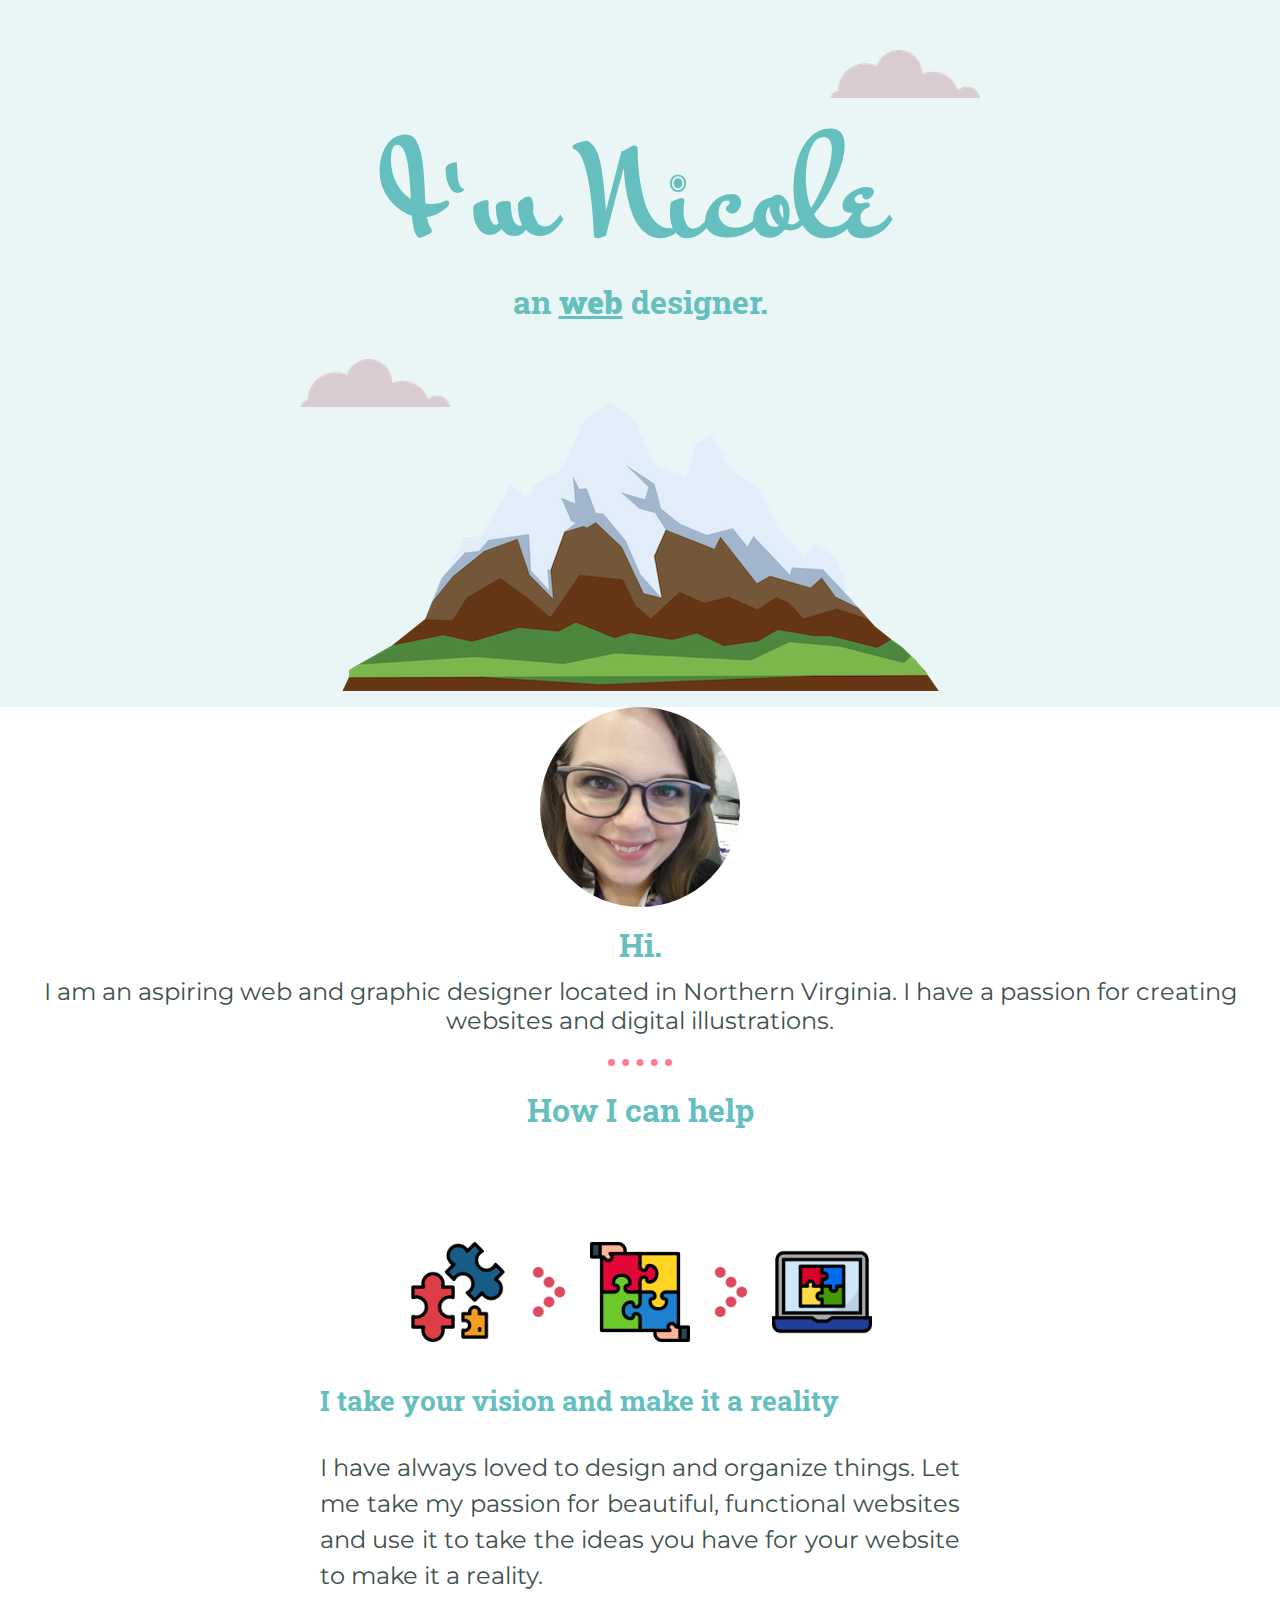
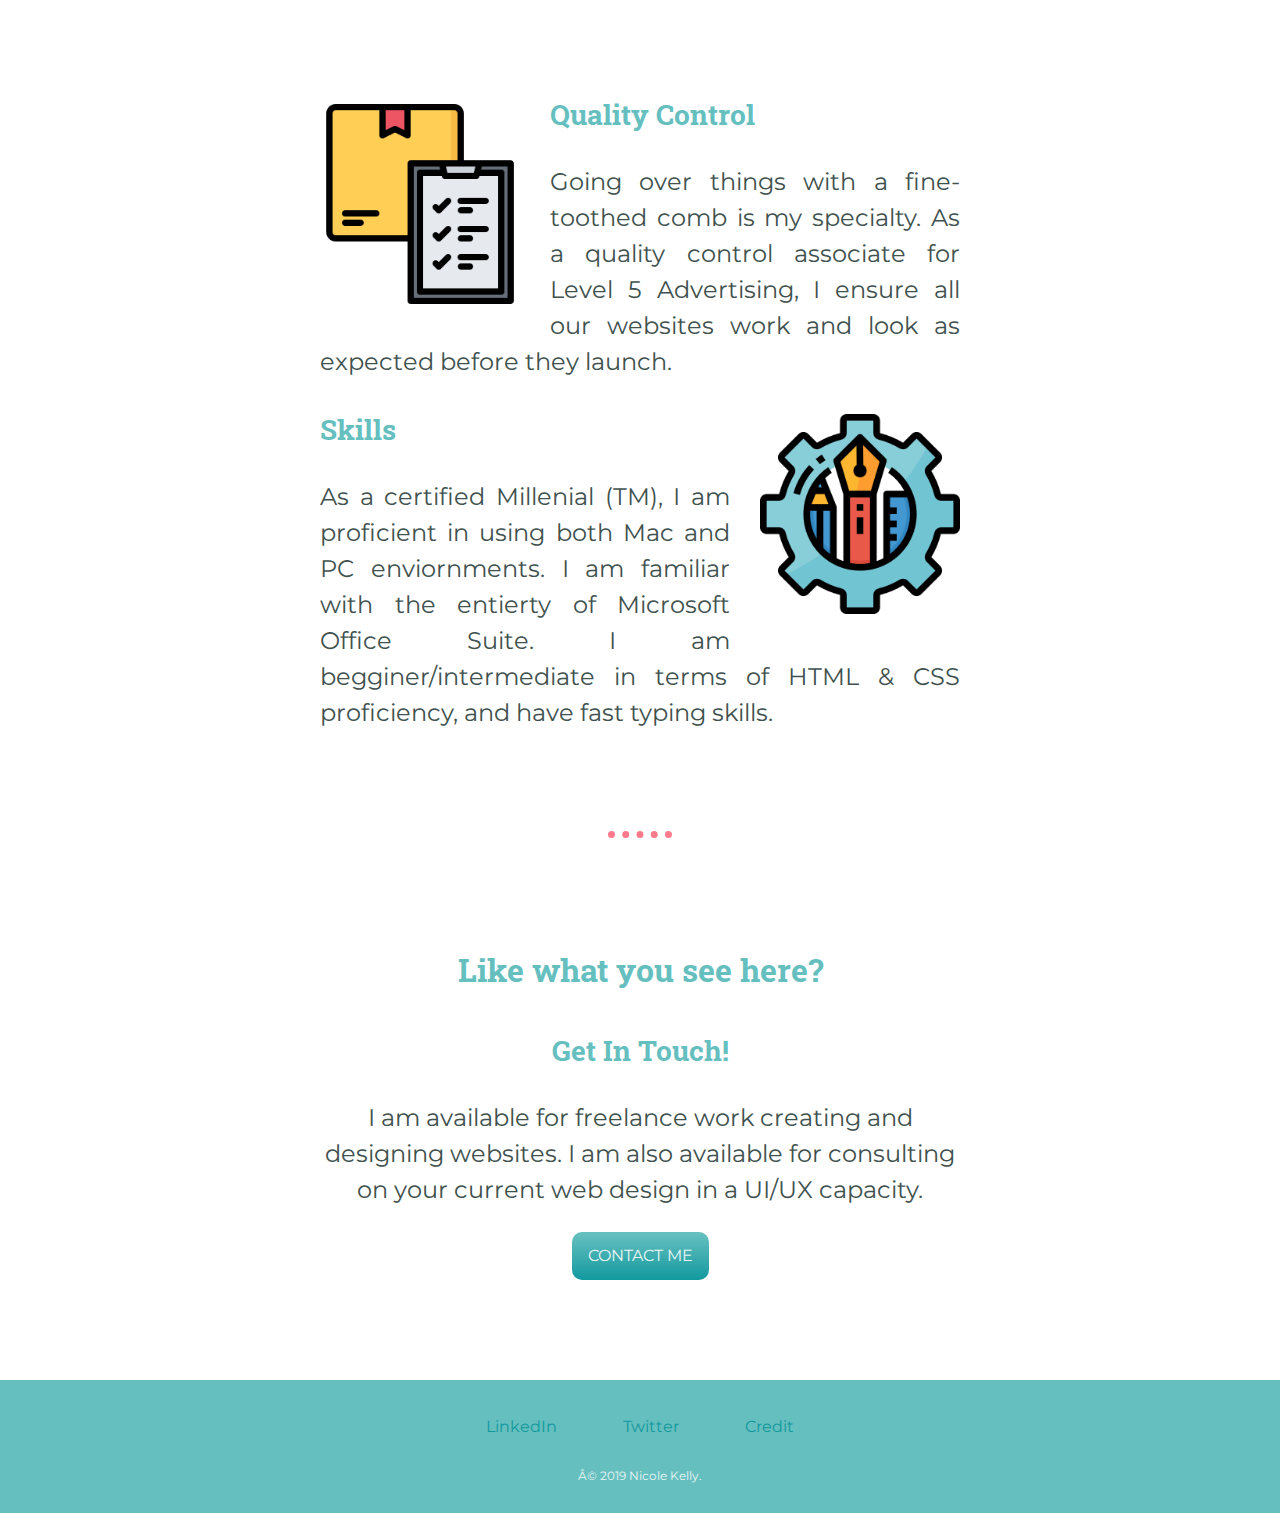
<file: index.html>
<!DOCTYPE html>
<html lang="en">
  <head>
    <metadata charset="utf-8" dir="ltr">
      <title>
        Nicole Kelly
      </title>
      <link rel="stylesheet" type="text/css" href="css/style.css" />
      <link rel="icon" href="favicon.ico" />
      <link href="https://fonts.googleapis.com/css?family=Montserrat|Mr+Bedfort|Roboto+Slab:100" rel="stylesheet">
  </head>

    <body style="0">

      <div class="top-container">
        <img class="top-cloud" src="images/cloud.png" alt="cloudImage">
        <h1>
          I'm Nicole
        </h1>
        <h2>
          an <span class="underline">web</span>  designer.
        </h2>
        <img class="bottom-cloud" src="images/cloud.png" alt="cloudImage">
        <img class= "mountain" src="images/mountain.png" alt="mountainImage">
        </div>
      <div class="middle-container">
        <div class="profile">
          <img class="profilepic" src="images/nicole.jpg" alt="photo of nicole">
          <h2>Hi.</h2>
          <p>I am an aspiring web and graphic designer located in Northern Virginia.
              I have a passion for creating websites and digital illustrations.</p>
        </div>
        <hr>
        <div class="skills">
          <h2>How I can help</h2>
          <div class="skill-row">
            <div class="vision-process">
            <img class="process" src="images/puzzle-2.png" alt="puzzle-pieces">
            <img class="right-arrow" src="images/right-arrow.png" alt="right-arrow">
            <img class="process" src="images/puzzle.png" alt="puzzle-complete">
            <img class="right-arrow" src="images/right-arrow.png" alt="right-arrow">
            <img class="process" src="images/jigsaw.png" alt="puzzle-laptop">
          </div>
            <h3>I take your vision and make it a reality</h3>
            <p>I have always loved to design and organize things. Let me take my passion for beautiful, functional websites
               and use it to take the ideas you have for your website to make it a reality. </p>
          </div>
          <div class="skill-row">
            <div class="qc-image">
              <img class="qc" src="images/quality.png" alt="qc">
            </div>
            <h3>Quality Control</h3>
            <p>Going over things with a fine-toothed comb is my specialty. As a quality control associate
              for Level 5 Advertising, I ensure all our websites work and look as expected before they launch.
            </p>
            <div class="pen-image">
              <img class="pen" src="images/pen.png" alt="pen">
            </div>
            <h3>Skills</h3>
            <p>As a certified Millenial (TM), I am proficient in using both Mac and PC enviornments.
              I am familiar with the entierty of Microsoft Office Suite.
              I am begginer/intermediate in terms of HTML & CSS proficiency, and have fast typing skills.
            </p>
          </div>
        </div>
        <hr>
        <div class="contact-me">
          <h2>Like what you see here?</h2>
          <h3>Get In Touch!</h3>
          <p >I am available for freelance work creating and designing websites. I am also available
              for consulting on your current web design in a UI/UX capacity.</p>
          <a class="btn" href="mailto:nkelly1412@gmail.com">CONTACT ME</a>
        </br>
        </div>
      </div>

      <div class="bottom-container">
      </br>
        <a class="footer-link" href="https://www.linkedin.com/in/nkelly2015/">LinkedIn</a>
        <a class="footer-link" href="https://twitter.com/onelittledid1">Twitter</a>
        <a class="footer-link" href="imprint.html">Credit</a>
      </br>
        <p class="copywrite">© 2019 Nicole Kelly.</p>
      </div>



      </body>

</html>
</file>
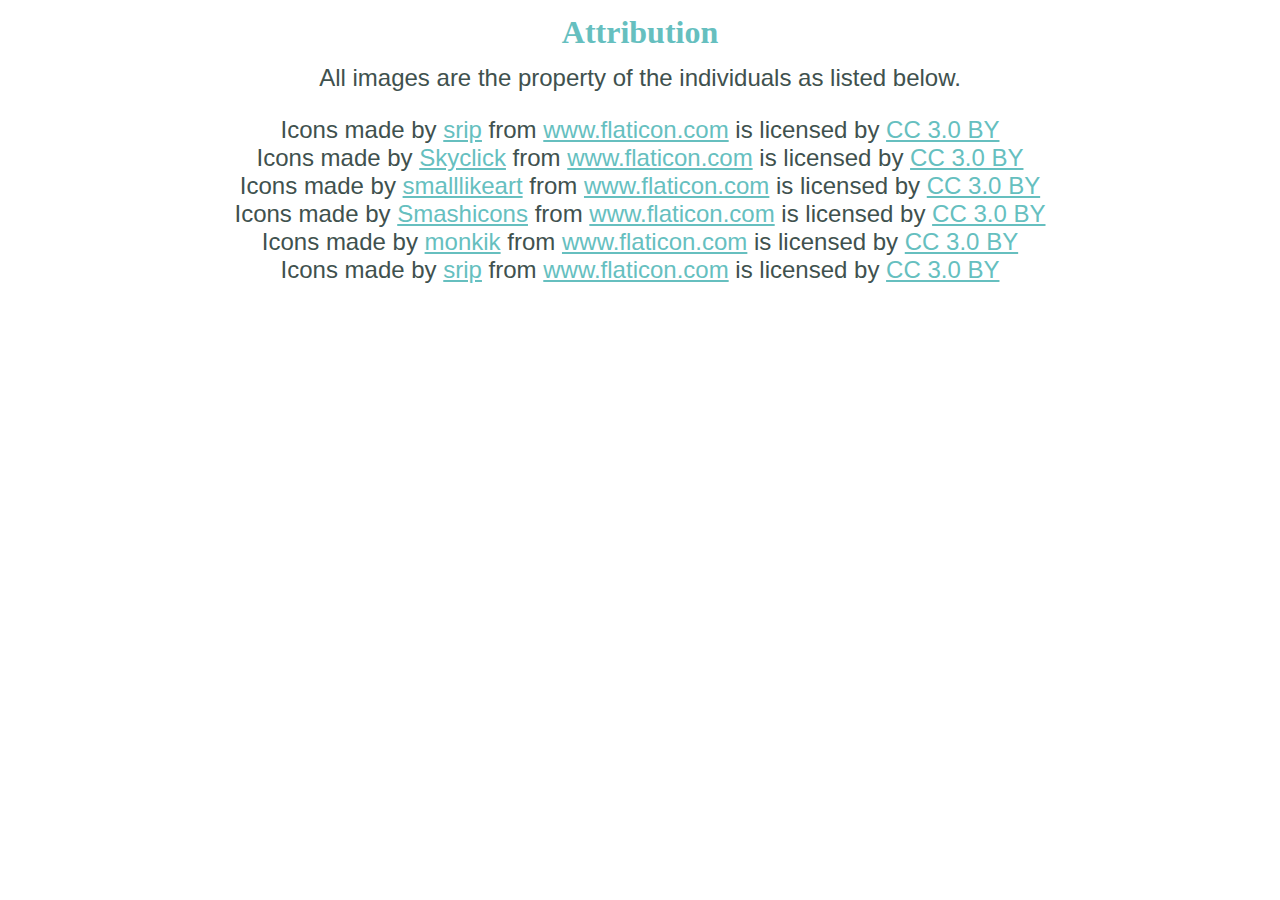
<file: imprint.html>
<!<!DOCTYPE html>
<html>
  <head>
    <metadata charset="utf-8" dir="ltr">
      <title>
        Imprint
      </title>
      <link rel="stylesheet" type="text/css" href="css/style.css" />
      <link rel="icon" href="favicon.ico" />

    </head>

  <body>
    <h2>Attribution</h2>
    <p>
      All images are the property of the individuals as listed below.
      </p>
      <div>Icons made by <a href="https://www.flaticon.com/authors/srip" title="srip">srip</a> from <a href="https://www.flaticon.com/"
           title="Flaticon">www.flaticon.com</a> is licensed by <a href="http://creativecommons.org/licenses/by/3.0/"
            title="Creative Commons BY 3.0" target="_blank">CC 3.0 BY</a>
      </div>
      <div>Icons made by <a href="https://www.flaticon.com/authors/skyclick" title="Skyclick">Skyclick</a> from <a href="https://www.flaticon.com/"
         title="Flaticon">www.flaticon.com</a> is licensed by <a href="http://creativecommons.org/licenses/by/3.0/"
          title="Creative Commons BY 3.0" target="_blank">CC 3.0 BY</a>
      </div>
      <div>Icons made by <a href="https://www.flaticon.com/authors/smalllikeart" title="smalllikeart">smalllikeart</a> from <a href="https://www.flaticon.com/"
        title="Flaticon">www.flaticon.com</a> is licensed by <a href="http://creativecommons.org/licenses/by/3.0/"
        title="Creative Commons BY 3.0" target="_blank">CC 3.0 BY</a>
      </div>
      <div>Icons made by <a href="https://www.flaticon.com/authors/smashicons" title="Smashicons">Smashicons</a> from <a href="https://www.flaticon.com/"
        title="Flaticon">www.flaticon.com</a> is licensed by <a href="http://creativecommons.org/licenses/by/3.0/"
        title="Creative Commons BY 3.0" target="_blank">CC 3.0 BY</a>
      </div>
      <div>Icons made by <a href="https://www.flaticon.com/authors/monkik" title="monkik">monkik</a> from <a href="https://www.flaticon.com/"
        title="Flaticon">www.flaticon.com</a> is licensed by <a href="http://creativecommons.org/licenses/by/3.0/"
        title="Creative Commons BY 3.0" target="_blank">CC 3.0 BY</a>
      </div>
      <div>Icons made by <a href="https://www.flaticon.com/authors/nikita-golubev" title="srip">srip</a> from <a href="https://www.flaticon.com/"
           title="Flaticon">www.flaticon.com</a> is licensed by <a href="http://creativecommons.org/licenses/by/3.0/"
            title="Creative Commons BY 3.0" target="_blank">CC 3.0 BY</a>
      </div>


    </body>




</html>
</file>
<file: css/style.css>
body {
  margin: 0;
  text-align: center;
  font-family: 'Montserrat', sans-serif;
  font-size: 1.5rem;
  color: #40514E;
}

h1 {
  margin: 50px auto 0 auto;
  font-family: 'Mr Bedfort', cursive;
  font-size: 7.5rem;
  color: #66BFBF;
  line-height: 1;
}

h2 {
  font-family: 'Roboto Slab', serif;
  font-size: 2rem;
  margin: 0;
  color: #66BFBF;
  line-height: 2;

}

h3 {
  font-family: 'Roboto Slab', serif;
  color: #66BFBF;
}

p {
  margin-top: 0;
}

hr {
  border-style: dotted none none;
  border-width: 7px;
  color: #ff7a8a;
  width: 5%;
}

a {
  color: #66BFBF;
}

/****CLASS****/

.top-container {
  background-color: #EAF6F6;
  position: relative;
  padding-top: 100px;
  line-height: 2;
}

.underline {
  text-decoration: underline;
  font-weight: bolder;
}

.bottom-cloud {
  position: absolute;
  left: 300px;
  bottom: 300px;
}

.top-cloud {
  position: absolute;
  right: 300px;
  top: 50px
}

.pen {
  width: 200px;
  height: 200px;
  padding-top: 10px;
}

.qc {
  width: 200px;
  height: 200px;
  padding-top: 10px;
}

.profilepic {
  width: 200px;
  height: 200px;
  border-radius: 50%;
}

.process {
  width: 100px;
  height: 100px;
}

.right-arrow {
  width: 50px;
  height: 50px;
  padding-bottom: 25px;
  padding-right: 10px;
  padding-left: 10px;
}

.vision-process {
  text-align: center;

}

.qc-image {
  text-align: center;
  float: left;
  margin-right: 30px;
}

.pen-image {
  text-align: center;
  float: right;
  margin-left: 30px;
}

.skill-row {
  width: 50%;
  margin: 100px auto 100px auto;
  text-align: justify;
  line-height: 1.5;
}

.btn  {
	background:linear-gradient(to bottom, #66bfbf 5%, #11999e 100%);
	background-color:#66bfbf;
	border-radius:10px;
	display:inline-block;
	color:#EAF6F6;
	font-size:16px;
	padding:12px 16px;
	text-decoration:none;
}

  .bottom-container {
    background-color: #66BFBF;
  }

.footer-link {
  color: #11999E;
  font-size: 16px;
  padding: 50px 30px;
  text-decoration: none;
}

  .copywrite {
    font-size: 12px;
    color: #EAF6F6;
    padding: 30px 50px;
  }

.contact-me  {
    width: 50%;
    margin: 100px auto 100px auto;
    text-align: center;
    line-height: 1.5;
  }
</file>
